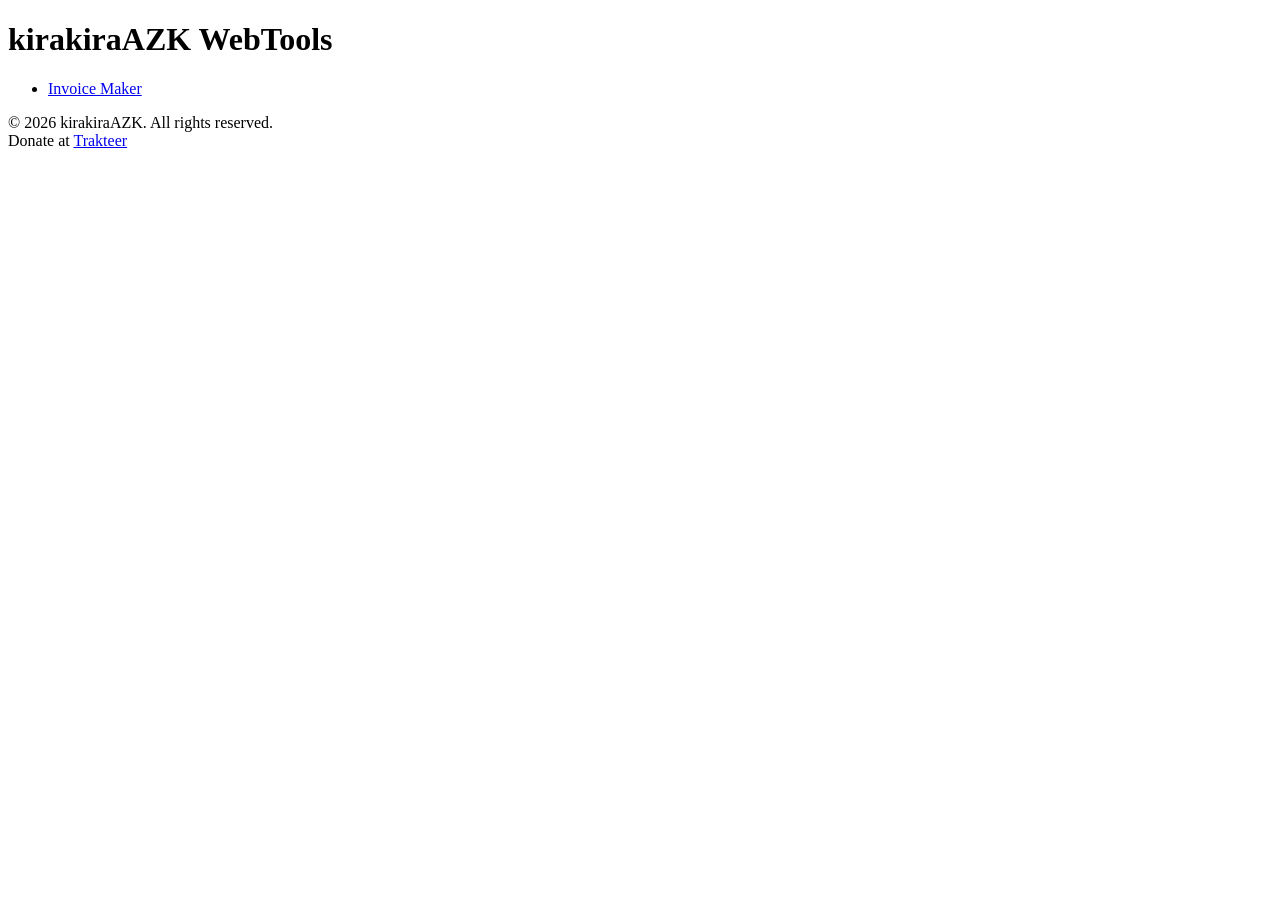
<file: index.html>
<!DOCTYPE html>
<html lang="en">
<head>
    <meta charset="UTF-8">
    <meta name="viewport" content="width=device-width, initial-scale=1.0">
    <title>kirakiraAZK WebTools</title>
</head>
<body>
    <h1>kirakiraAZK WebTools</h1>
    <ul>
        <li><a href="InvoiceMaker/index.html">Invoice Maker</a></li>
    </ul>
</body>
<footer>
    <p>&copy; 2026 kirakiraAZK. All rights reserved. <br>Donate at <a href="https://trakteer.id/kirakiraazk/tip" target="_blank">Trakteer</a> </p>
</footer>
</html>
</file>
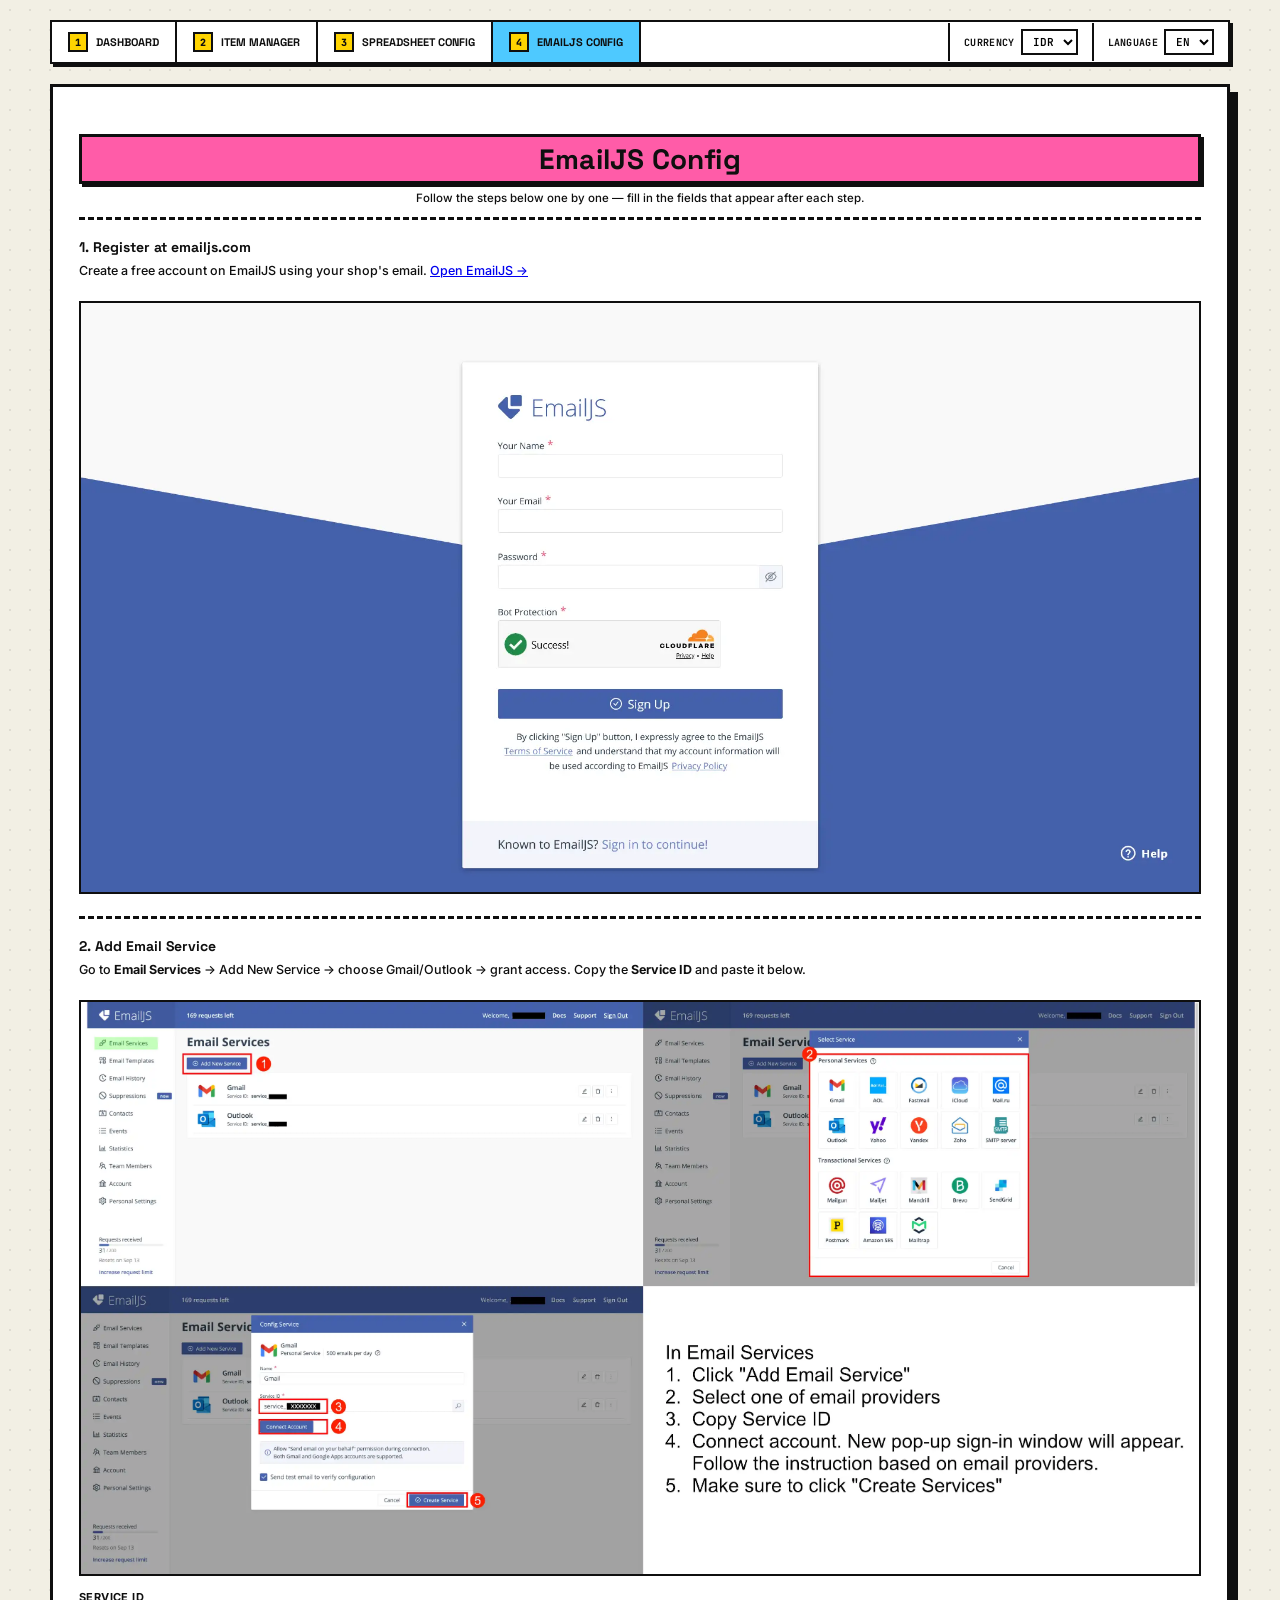
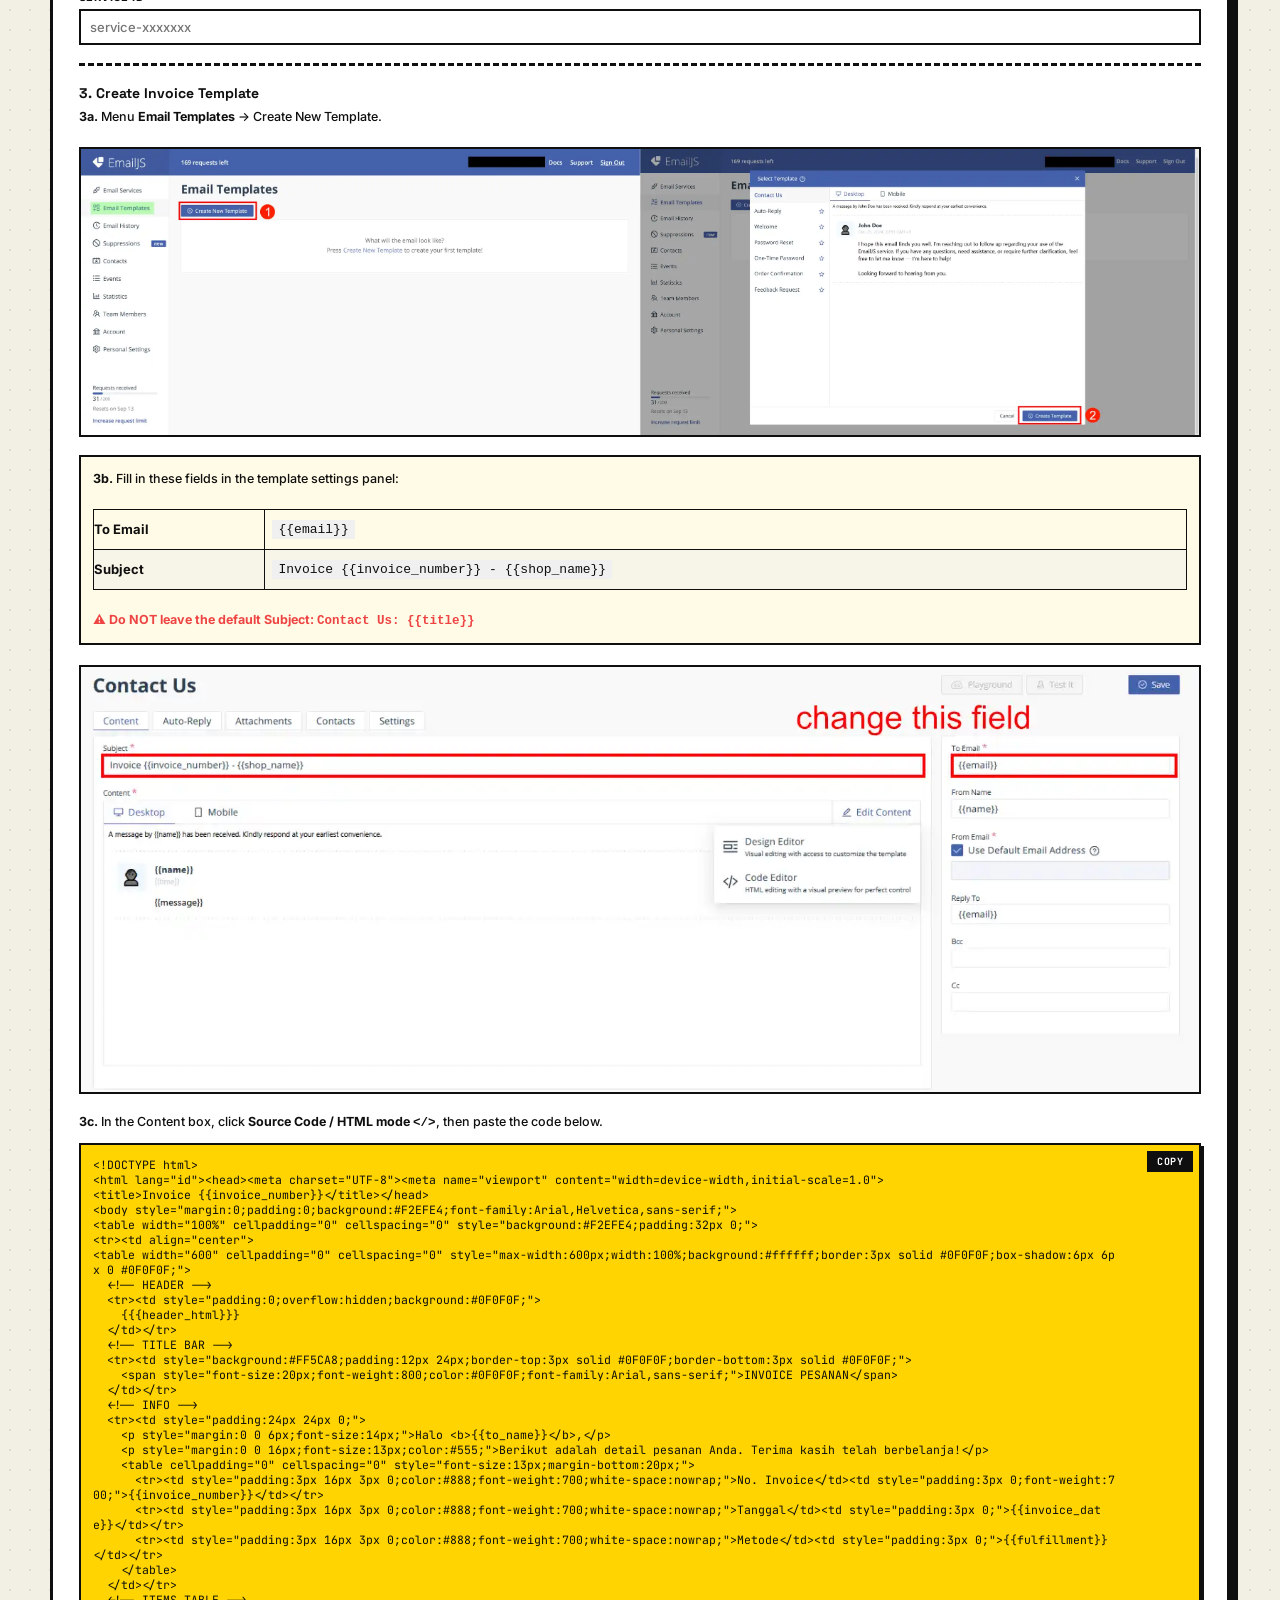
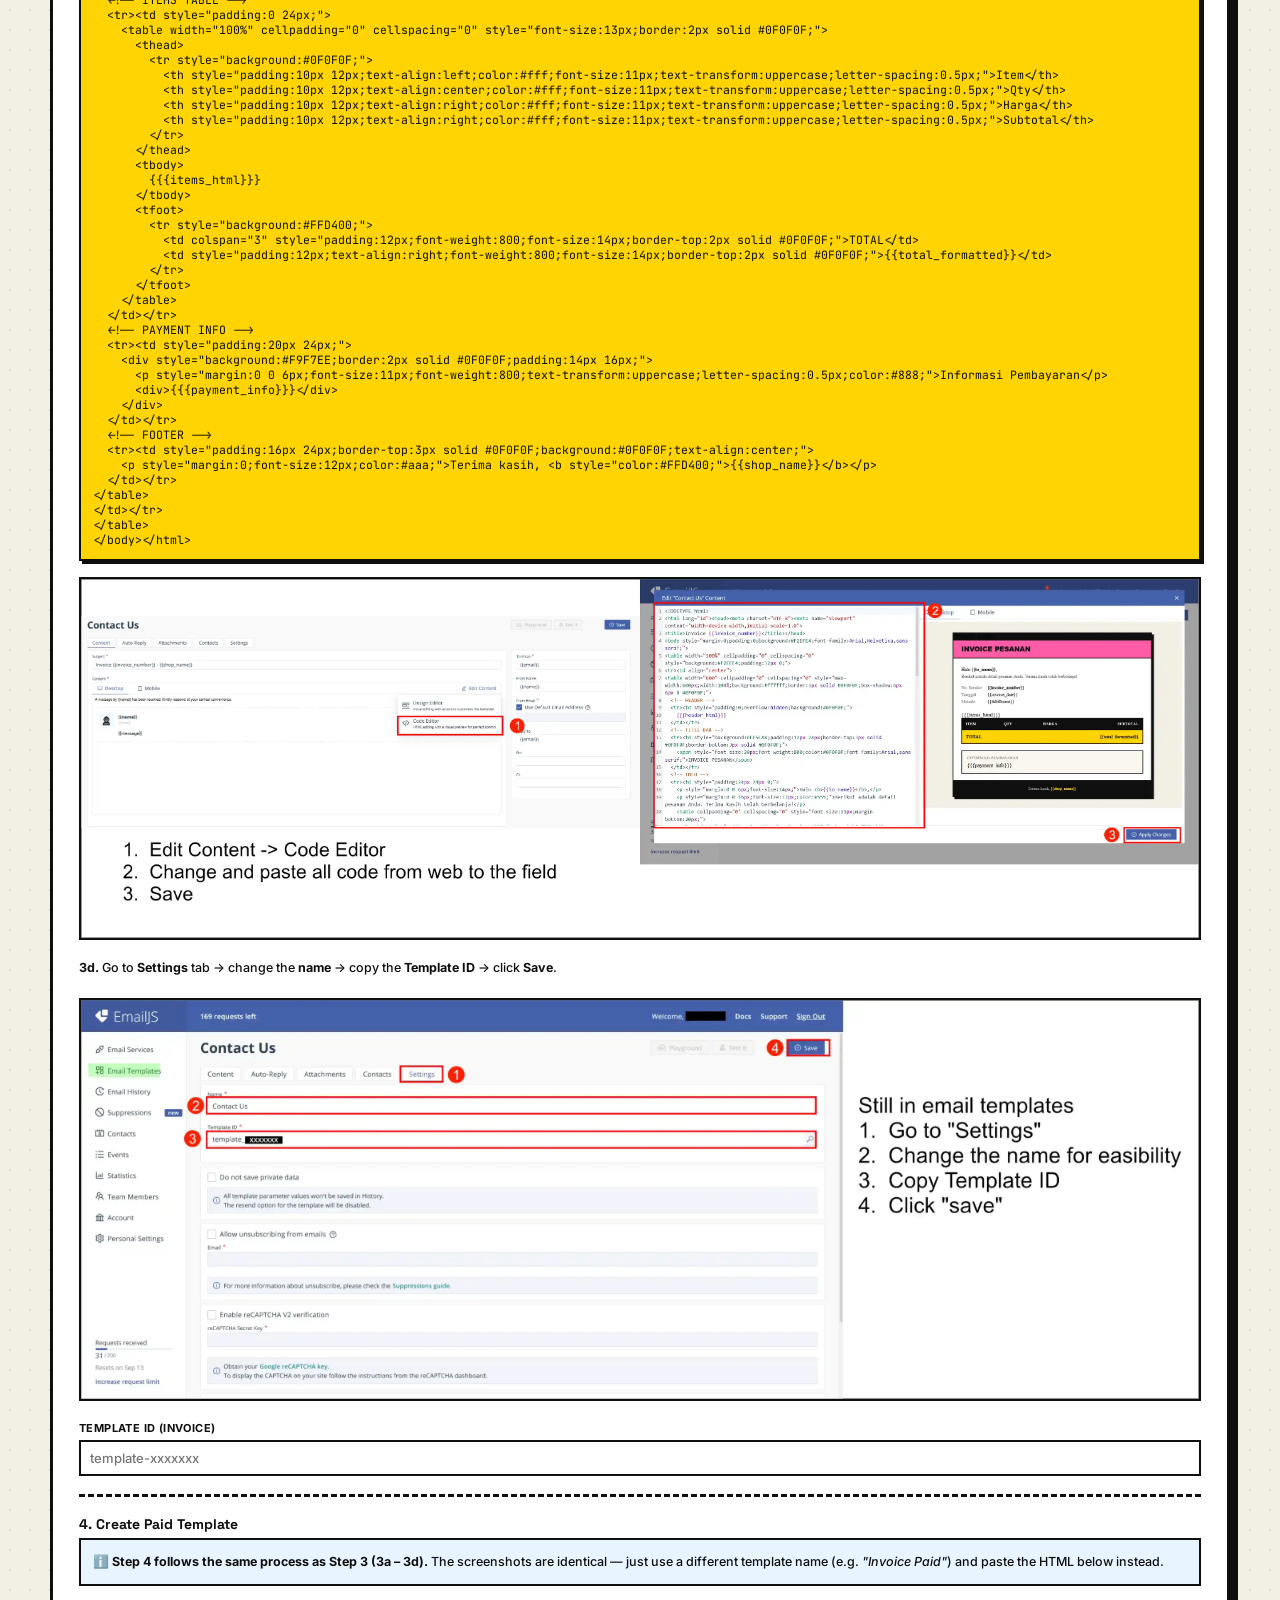
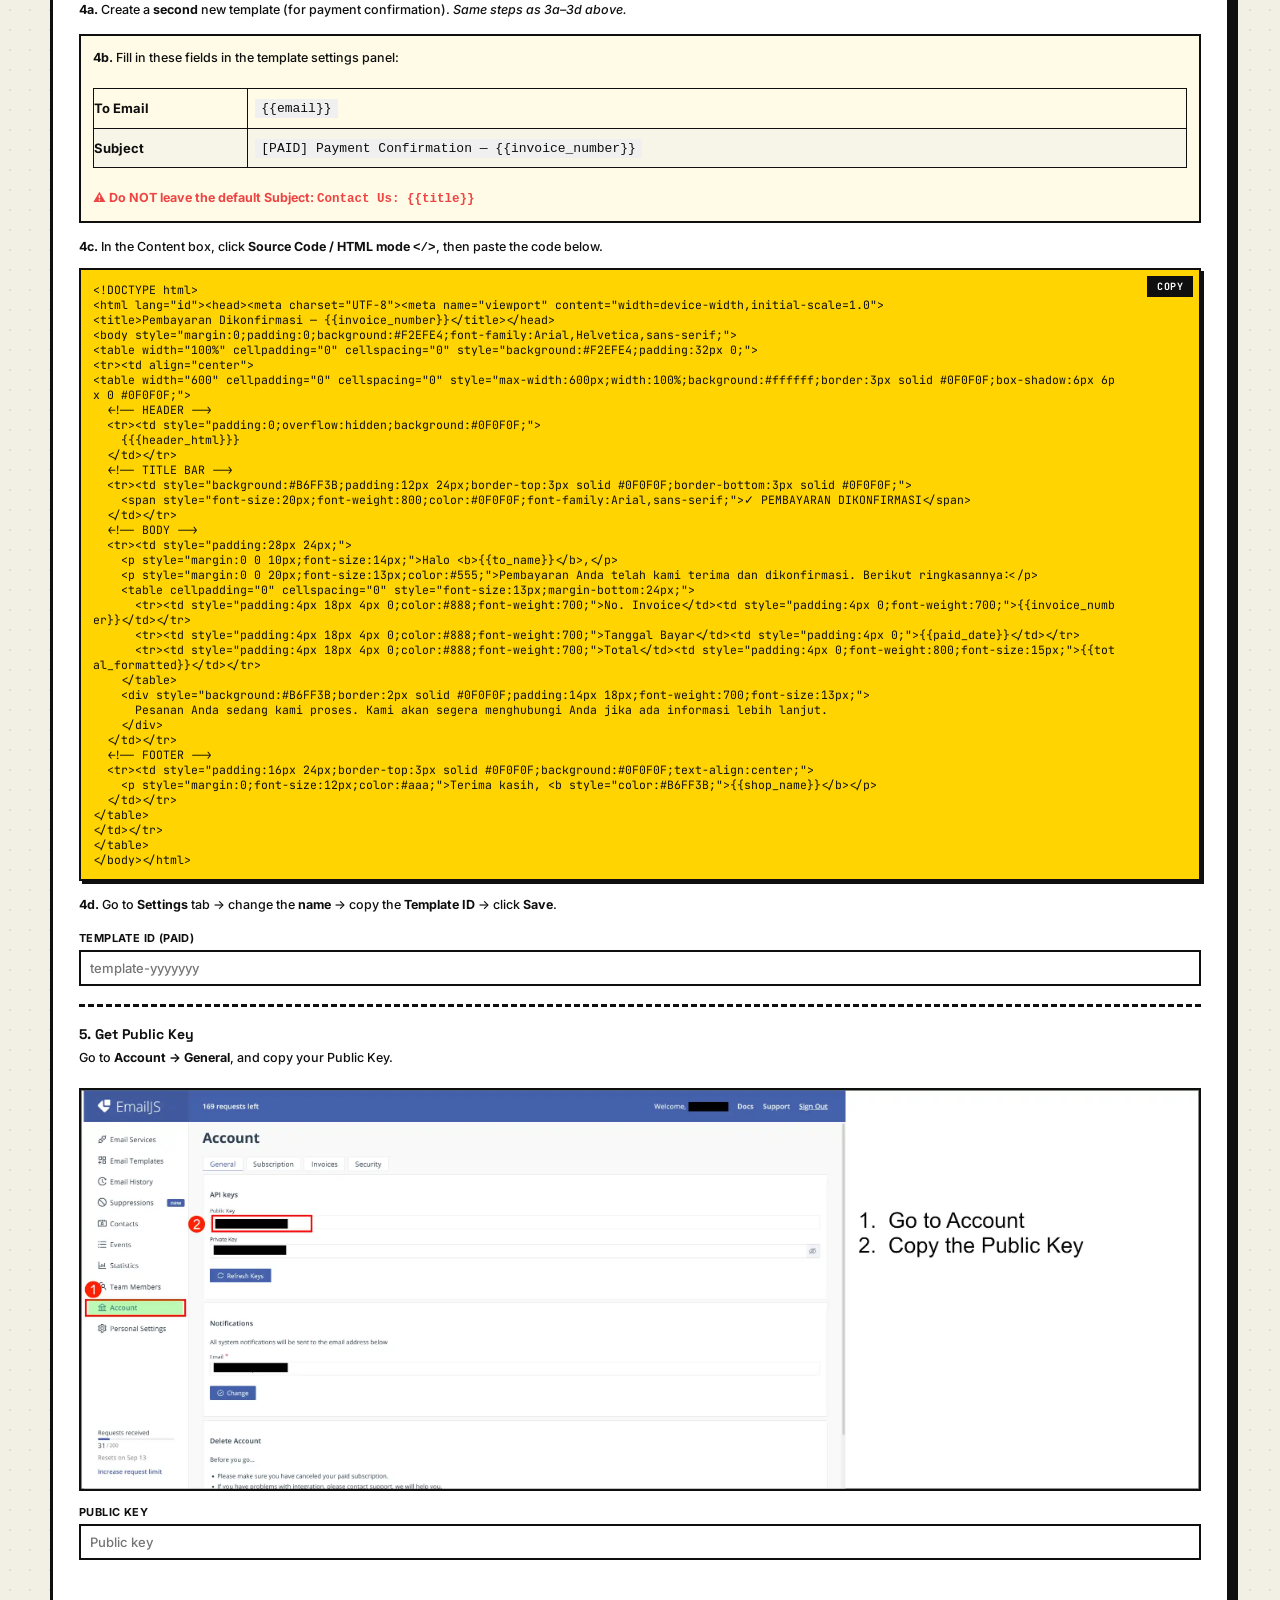
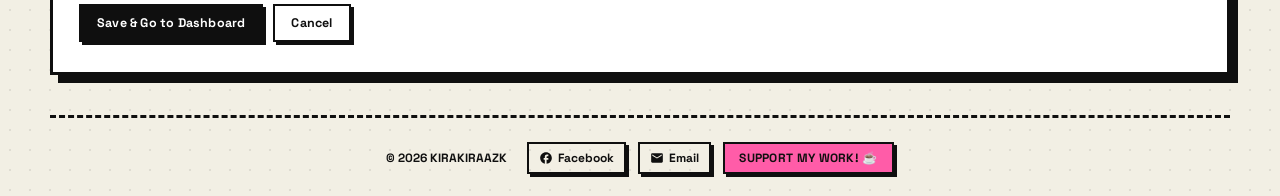
<file: InvoiceMaker/guided-config.html>
<!DOCTYPE html>
<html lang="en">
<head>
<meta charset="UTF-8">
<meta name="viewport" content="width=device-width, initial-scale=1.0">
<title>Invoice Maker - EmailJS Config | KIRAKIRAAZK</title>
<link rel="preconnect" href="https://fonts.googleapis.com">
<link href="https://fonts.googleapis.com/css2?family=Space+Grotesk:wght@500;600;700&family=Inter:wght@400;600;700&family=JetBrains+Mono:wght@400;500;700&display=swap" rel="stylesheet">
<link rel="stylesheet" href="css/style.css">
</head>
<body>
<div class="frame">
  
  <!-- NAVIGATION -->
  <nav class="nav-bar" id="mainNav" data-page="emailjs"></nav>

  <div class="card" id="screen-guided-config">
    <h2 class="title" style="text-align:center;margin-bottom:6px;" data-i18n="emailjs_config_title">EmailJS Config</h2>
    <p class="hint" style="text-align:center;margin-bottom:10px;" data-i18n="emailjs_hint">Follow the steps below one by one — fill in the fields that appear after each step.</p>

    <div class="step">
      <div class="step-title" data-i18n="step1_title">1. Register at emailjs.com</div>
      <div class="step-body"><span data-i18n="step1_body">Create a free account on EmailJS using your shop's email.</span> <a href="https://www.emailjs.com" target="_blank" data-i18n="step1_link">Open EmailJS &rarr;</a></div>
      <img src="img/1.webp" alt="Step 1 - EmailJS registration" style="width:100%;margin-top:10px;border:2px solid var(--ink);">
    </div>

    <div class="step">
      <div class="step-title" data-i18n="step2_title">2. Add Email Service</div>
      <div class="step-body" data-i18n-html="step2_body">Go to <b>Email Services</b> &rarr; Add New Service &rarr; choose Gmail/Outlook &rarr; grant access. Copy the <b>Service ID</b> and paste it below.</div>
      <img src="img/2.webp" alt="Step 2 - Email Service" style="width:100%;margin-top:10px;border:2px solid var(--ink);">
      <label data-i18n="service_id">Service ID</label>
      <input type="text" id="gcService" placeholder="service-xxxxxxx" oninput="markStepDone(this)">
    </div>

    <div class="step">
      <div class="step-title" data-i18n="step3_title">3. Create Invoice Template</div>
      <div class="step-body">
        <b>3a.</b> Menu <b>Email Templates</b> &rarr; Create New Template.
      </div>
      <img src="img/3.webp" alt="Step 3a - Create New Template" style="width:100%;margin-top:10px;border:2px solid var(--ink);">

      <div class="step-body" style="margin-top:14px; padding:12px; background:#fffbe6; border:2px solid var(--ink);">
        <b>3b.</b> <span data-i18n-html="step3_important">Fill in these fields in the template settings panel...</span>
      </div>
      <img src="img/4.webp" alt="Step 3b - To Email and Subject fields" style="width:100%;margin-top:10px;border:2px solid var(--ink);">

      <div class="step-body" style="margin-top:14px;"><b>3c.</b> In the Content box, click <b>Source Code / HTML mode <code>&lt;/&gt;</code></b>, then paste the code below.</div>
      <div class="tmpl-wrap">
        <pre class="tmpl" id="tmplInvoice"></pre>
        <button class="copy-btn" onclick="copyTmpl('tmplInvoice', this)" data-i18n="copy">COPY</button>
      </div>
      <img src="img/5.webp" alt="Step 3c - HTML mode editor" style="width:100%;margin-top:10px;border:2px solid var(--ink);">

      <div class="step-body" style="margin-top:14px;"><b>3d.</b> Go to <b>Settings</b> tab → change the <b>name</b> → copy the <b>Template ID</b> → click <b>Save</b>.</div>
      <img src="img/6.webp" alt="Step 3d - Settings tab, Template ID, Save" style="width:100%;margin-top:10px;border:2px solid var(--ink);">
      <label style="margin-top:16px;" data-i18n="template_id_invoice">Template ID (Invoice)</label>
      <input type="text" id="gcTemplateInvoice" placeholder="template-xxxxxxx" oninput="markStepDone(this)">
    </div>

    <div class="step">
      <div class="step-title" data-i18n="step4_title">4. Create Paid Template</div>
      <div class="step-body" style="padding:12px; background:#e8f4ff; border:2px solid var(--ink); margin-bottom:14px;">
        ℹ️ <b>Step 4 follows the same process as Step 3 (3a – 3d).</b> The screenshots are identical — just use a different template name (e.g. <i>"Invoice Paid"</i>) and paste the HTML below instead.
      </div>

      <div class="step-body">
        <b>4a.</b> Create a <b>second</b> new template (for payment confirmation). <em>Same steps as 3a–3d above.</em>
      </div>

      <div class="step-body" style="margin-top:14px; padding:12px; background:#fffbe6; border:2px solid var(--ink);">
        <b>4b.</b> <span data-i18n-html="step4_important">Fill in these fields in the template settings panel...</span>
      </div>

      <div class="step-body" style="margin-top:14px;"><b>4c.</b> In the Content box, click <b>Source Code / HTML mode <code>&lt;/&gt;</code></b>, then paste the code below.</div>
      <div class="tmpl-wrap">
        <pre class="tmpl" id="tmplPaid"></pre>
        <button class="copy-btn" onclick="copyTmpl('tmplPaid', this)" data-i18n="copy">COPY</button>
      </div>

      <div class="step-body" style="margin-top:14px;"><b>4d.</b> Go to <b>Settings</b> tab → change the <b>name</b> → copy the <b>Template ID</b> → click <b>Save</b>.</div>
      <label style="margin-top:16px;" data-i18n="template_id_paid">Template ID (Paid)</label>
      <input type="text" id="gcTemplatePaid" placeholder="template-yyyyyyy" oninput="markStepDone(this)">
    </div>

    <div class="step">
      <div class="step-title" data-i18n="step5_title">5. Get Public Key</div>
      <div class="step-body" data-i18n-html="step5_body">Go to <b>Account &rarr; General</b>, and copy your Public Key.</div>
      <img src="img/7.webp" alt="Step 5 - Public Key" style="width:100%;margin-top:10px;border:2px solid var(--ink);">
      <label data-i18n="public_key">Public Key</label>
      <input type="text" id="gcPublicKey" placeholder="Public key" oninput="markStepDone(this)">
    </div>

    <div class="back-row" style="display:flex;gap:10px;">
      <button class="btn dark" onclick="saveGuidedConfig()" data-i18n="save_go_dashboard">Save & Go to Dashboard</button>
      <a href="index.html"><button class="btn ghost" data-i18n="cancel">Cancel</button></a>
    </div>
  </div>

  <footer class="site-footer">
    <div class="footer-content">
      <span>&copy; 2026 KIRAKIRAAZK</span>
      <div style="display:flex;gap:12px;flex-wrap:wrap;justify-content:center;">
        <a href="https://www.facebook.com/kirakira.azuka" target="_blank" class="social-btn">
          <svg width="14" height="14" viewBox="0 0 24 24" fill="currentColor"><path d="M22 12c0-5.52-4.48-10-10-10S2 6.48 2 12c0 4.84 3.44 8.87 8 9.8V15H8v-3h2V9.5C10 7.57 11.57 6 13.5 6H16v3h-2c-.55 0-1 .45-1 1v2h3v3h-3v6.95c5.05-.5 9-4.76 9-9.95z"/></svg>
          Facebook
        </a>
        <a href="mailto:kirakiraazk@proton.me" class="social-btn">
          <svg width="14" height="14" viewBox="0 0 24 24" fill="currentColor"><path d="M20 4H4c-1.1 0-2 .9-2 2v12c0 1.1.9 2 2 2h16c1.1 0 2-.9 2-2V6c0-1.1-.9-2-2-2zm0 4l-8 5-8-5V6l8 5 8-5v2z"/></svg>
          Email
        </a>
        <a href="https://trakteer.id/kirakiraazk/tip" target="_blank" class="donate-btn" data-i18n="support_me">Support my work! ☕</a>
      </div>
    </div>
  </footer>
</div>

<script src="js/i18n.js"></script>
<script src="js/app.js"></script>
<script src="js/email-templates.js"></script>
<script src="js/guided-config.js"></script>
</body>
</html>
</file>
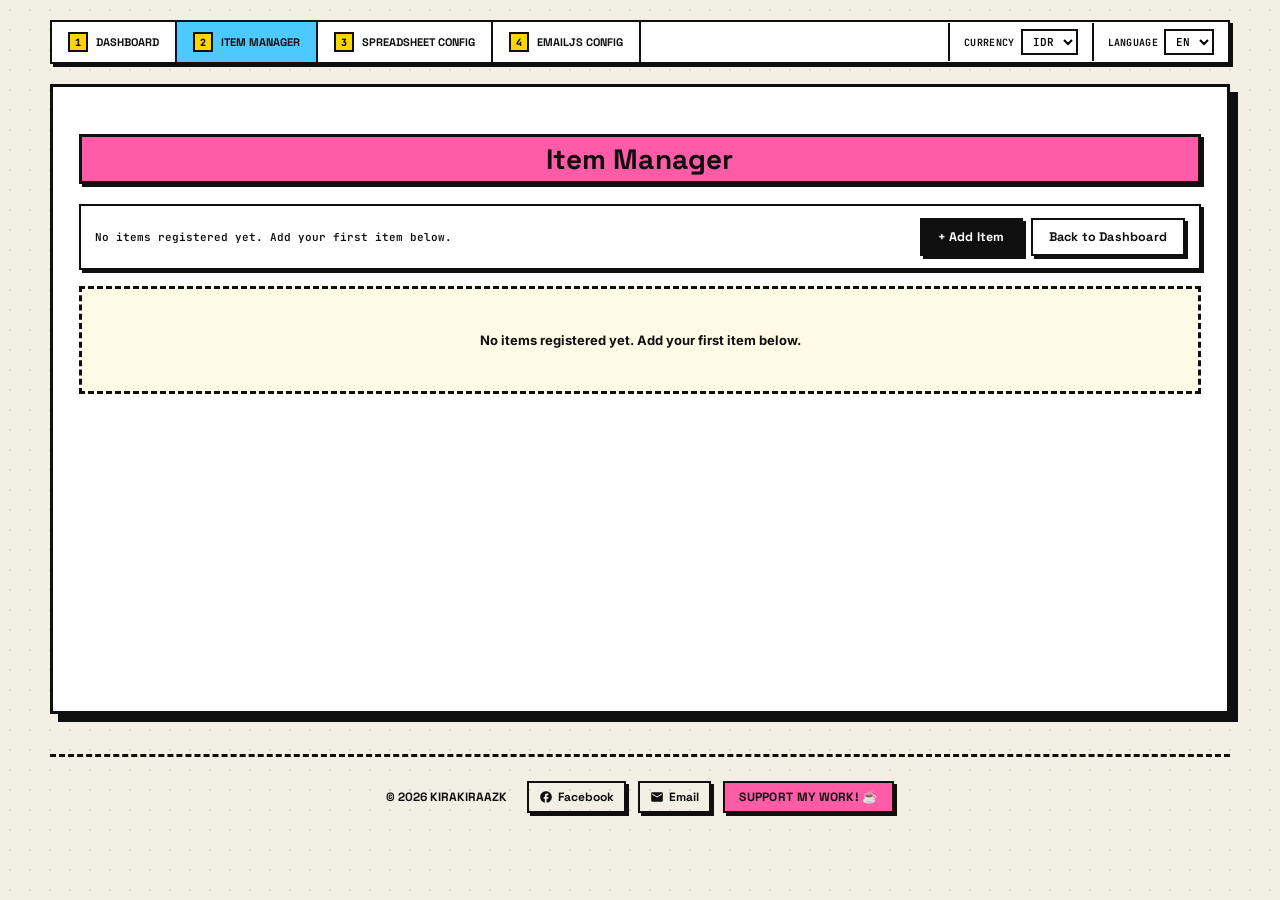
<file: InvoiceMaker/items.html>
<!DOCTYPE html>
<html lang="en">
<head>
<meta charset="UTF-8">
<meta name="viewport" content="width=device-width, initial-scale=1.0">
<title>Invoice Maker - Item Manager | KIRAKIRAAZK</title>
<link rel="preconnect" href="https://fonts.googleapis.com">
<link href="https://fonts.googleapis.com/css2?family=Space+Grotesk:wght@500;600;700&family=Inter:wght@400;600;700&family=JetBrains+Mono:wght@400;500;700&display=swap" rel="stylesheet">
<link rel="stylesheet" href="css/style.css">
</head>
<body>
<div class="frame">
  
  <!-- NAVIGATION -->
  <nav class="nav-bar" id="mainNav" data-page="items"></nav>

  <div class="card" id="screen-item-manager">
    <h2 class="title" style="text-align:center;margin-bottom:20px;" data-i18n="item_manager_title">ITEM MANAGER</h2>

    <!-- Sticky toolbar: Add Item + count -->
    <div class="item-toolbar">
      <span class="item-count" id="itemManagerSummary"></span>
      <div style="display:flex;gap:8px;">
        <button class="btn dark" onclick="addItem()" data-i18n="add_item">+ Add Item</button>
        <a href="index.html"><button class="btn ghost" data-i18n="back_to_dashboard">Back to Dashboard</button></a>
      </div>
    </div>

    <div id="itemsContainer"></div>
  </div>

  <footer class="site-footer">
    <div class="footer-content">
      <span>&copy; 2026 KIRAKIRAAZK</span>
      <div style="display:flex;gap:12px;flex-wrap:wrap;justify-content:center;">
        <a href="https://www.facebook.com/kirakira.azuka" target="_blank" class="social-btn">
          <svg width="14" height="14" viewBox="0 0 24 24" fill="currentColor"><path d="M22 12c0-5.52-4.48-10-10-10S2 6.48 2 12c0 4.84 3.44 8.87 8 9.8V15H8v-3h2V9.5C10 7.57 11.57 6 13.5 6H16v3h-2c-.55 0-1 .45-1 1v2h3v3h-3v6.95c5.05-.5 9-4.76 9-9.95z"/></svg>
          Facebook
        </a>
        <a href="mailto:kirakiraazk@proton.me" class="social-btn">
          <svg width="14" height="14" viewBox="0 0 24 24" fill="currentColor"><path d="M20 4H4c-1.1 0-2 .9-2 2v12c0 1.1.9 2 2 2h16c1.1 0 2-.9 2-2V6c0-1.1-.9-2-2-2zm0 4l-8 5-8-5V6l8 5 8-5v2z"/></svg>
          Email
        </a>
        <a href="https://trakteer.id/kirakiraazk/tip" target="_blank" class="donate-btn" data-i18n="support_me">Support my work! ☕</a>
      </div>
    </div>
  </footer>
</div>

<script src="js/i18n.js"></script>
<script src="js/app.js"></script>
<script src="js/items.js"></script>
</body>
</html>
</file>
<file: InvoiceMaker/css/style.css>
:root{
  --frame:#F2EFE4;
  --card:#FFFFFF;
  --panel:#FFFFFF;
  --ink:#0F0F0F;
  --ink-soft:#0F0F0F;
  --line:#0F0F0F;
  --yellow:#FFD400;
  --pink:#FF5CA8;
  --cyan:#4EC9FF;
  --lime:#B6FF3B;
  --ok:#1FA463; --ok-soft:#B6FF3B;
  --warn:#FF3B3B; --warn-soft:#FFB4B4;
  --wait:#0F0F0F; --wait-soft:#FFD400;
  --review:#FF8A00; --review-soft:#FFD9AD;
  --shadow: 5px 5px 0 var(--ink);
  --shadow-sm: 3px 3px 0 var(--ink);
}
*{box-sizing:border-box;}
body{
  margin:0;
  background:var(--frame);
  font-family:'Inter',sans-serif;
  color:var(--ink);
  background-image: radial-gradient(#00000014 1.4px, transparent 1.4px);
  background-size: 20px 20px;
}
.frame{max-width:1220px;margin:0 auto;padding:20px;}
.screen-label{
  display:inline-block;color:var(--ink);font-size:11px;letter-spacing:2px;text-transform:uppercase;
  padding:4px 10px;font-family:'JetBrains Mono',monospace;font-weight:700;
  background:var(--yellow);border:3px solid var(--ink);box-shadow:var(--shadow-sm);margin-bottom:14px;
}
.card{background:var(--card);border:3px solid var(--ink);box-shadow:8px 8px 0 var(--ink);border-radius:0;padding:24px 26px 30px;min-height:70vh;}
.topbar{display:flex;justify-content:space-between;align-items:center;border-bottom:3px solid var(--ink);padding-bottom:16px;margin-bottom:24px;flex-wrap:wrap;gap:10px;}
.brand{display:flex;align-items:center;gap:8px;}
.brand .kira{font-size:11px;font-weight:700;letter-spacing:1px;background:var(--ink);color:#fff;padding:3px 6px;font-family:'JetBrains Mono',monospace;}
.brand .webtools{font-family:'Space Grotesk',sans-serif;font-size:20px;font-weight:700;letter-spacing:0.2px;}
.title{font-family:'Space Grotesk',sans-serif;font-size:28px;font-weight:700;letter-spacing:0.2px;background:var(--pink);border:3px solid var(--ink);padding:4px 14px;box-shadow:var(--shadow-sm);}
.datetime{font-family:'JetBrains Mono',monospace;font-size:11px;text-align:right;color:var(--ink);line-height:1.6;font-weight:600;}
h2.section{font-family:'Space Grotesk',sans-serif;font-size:16px;font-weight:700;margin:0 0 12px 0;text-transform:none;display:inline-block;border-bottom:4px solid var(--cyan);padding-bottom:3px;}
.grid3{display:grid;grid-template-columns:1.1fr 0.8fr 1fr;gap:26px;margin-bottom:26px;}
@media(max-width:900px){.grid3{grid-template-columns:1fr;}}
label{display:block;font-size:11px;font-weight:700;color:var(--ink);text-transform:uppercase;letter-spacing:0.4px;margin-bottom:5px;margin-top:10px;}
input[type=text],input[type=number],input[type=email],select,textarea{
  width:100%;padding:8px 9px;border:2.5px solid var(--ink);border-radius:0;font-size:13px;font-family:'Inter',sans-serif;background:#fff;font-weight:500;
}
input[type=text]:focus,input[type=number]:focus,input[type=email]:focus,select:focus,textarea:focus{outline:3px solid var(--cyan);outline-offset:1px;}
input[type=file]{font-size:12px;font-weight:600;}
textarea{resize:vertical;}
.btn{
  font-family:'Space Grotesk',sans-serif;font-weight:700;font-size:12.5px;letter-spacing:0.2px;
  background:var(--yellow);color:var(--ink);border:2.5px solid var(--ink);padding:9px 16px;border-radius:0;cursor:pointer;
  box-shadow:var(--shadow-sm);transition:transform 0.08s, box-shadow 0.08s;
}
.btn:hover:not(:disabled){transform:translate(-2px,-2px);box-shadow:5px 5px 0 var(--ink);}
.btn:active:not(:disabled){transform:translate(1px,1px);box-shadow:1px 1px 0 var(--ink);}
.btn.dark{background:var(--ink);color:#fff;}
.btn.ghost{background:#fff;color:var(--ink);}
.btn.small{padding:5px 10px;font-size:11px;}
.btn:disabled{opacity:0.35;cursor:not-allowed;box-shadow:none;}
.badge{font-size:9.5px;font-weight:700;letter-spacing:0.4px;background:var(--cyan);border:2px solid var(--ink);padding:3px 7px;border-radius:0;margin-left:6px;text-transform:uppercase;cursor:pointer;box-shadow:2px 2px 0 var(--ink);}
table{width:100%;border-collapse:collapse;font-size:12.5px;}
th{text-align:left;font-family:'JetBrains Mono',monospace;font-size:10.5px;text-transform:uppercase;letter-spacing:0.4px;color:#fff;background:var(--ink);border:2px solid var(--ink);padding:8px 7px;white-space:nowrap;}
td{padding:8px 7px;border:1.5px solid var(--ink);vertical-align:middle;}
tbody tr:nth-child(even){background:#F7F4E8;}
.num{font-family:'JetBrains Mono',monospace;text-align:right;white-space:nowrap;font-weight:600;}
.icon-btn{background:var(--lime);border:2px solid var(--ink);cursor:pointer;font-size:14px;padding:3px 8px;box-shadow:2px 2px 0 var(--ink);}
.icon-btn:hover{transform:translate(-1px,-1px);box-shadow:3px 3px 0 var(--ink);}
.icon-btn:disabled{opacity:0.3;box-shadow:none;cursor:not-allowed;}
.status-pill{font-family:'JetBrains Mono',monospace;font-size:10px;font-weight:700;text-transform:uppercase;letter-spacing:0.5px;padding:4px 10px;border:2px solid var(--ink);border-radius:0;display:inline-block;box-shadow:2px 2px 0 var(--ink);}
.status-pill.ok{background:var(--ok-soft);color:var(--ink);}
.status-pill.warn{background:var(--warn-soft);color:var(--ink);}
.status-pill.wait{background:var(--wait-soft);color:var(--ink);}
.status-pill.review{background:var(--review-soft);color:var(--ink);}
.table-wrap{overflow-x:auto;margin-top:18px;border:3px solid var(--ink);box-shadow:var(--shadow);}
.send-all-row{display:none;justify-content:flex-end;margin-top:22px;}
.send-all-row.visible{display:flex;}
.btn.sentall{background:var(--lime);color:var(--ink);border:3px solid var(--ink);font-size:17px;font-weight:700;padding:16px 26px;box-shadow:6px 6px 0 var(--ink);}
.btn.sentall:hover:not(:disabled){transform:translate(-2px,-2px);box-shadow:8px 8px 0 var(--ink);}
.hint{font-size:11.5px;color:var(--ink);line-height:1.5;margin:4px 0 8px;font-weight:500;}
.back-row{margin-top:26px;}
.item-block{border:2.5px solid var(--ink);border-radius:0;padding:12px 14px;margin-bottom:12px;box-shadow:var(--shadow-sm);background:#fff;}
.item-head{display:flex;gap:8px;align-items:center;}
.item-head input{flex:2;}
.item-head input.price{flex:1;}
.variation-row{display:flex;gap:8px;align-items:center;margin:8px 0 0 18px;padding-left:12px;border-left:4px solid var(--cyan);}
.variation-row input{flex:1;}
.variation-row input.price{flex:0.7;}
.step{border-top:3px dashed var(--ink);padding:18px 0;}
.step:first-child{border-top:none;}
.step-title{font-family:'Space Grotesk',sans-serif;font-weight:700;font-size:14px;margin-bottom:5px;}
.step-body{font-size:12.5px;color:var(--ink);line-height:1.6;margin-bottom:10px;font-weight:500;}
.tmpl-wrap{position:relative;margin-bottom:6px;}

/* FIXED: Added word-wrap / break-all to prevent overflow */
pre.tmpl{
  background:var(--yellow);
  border:2.5px solid var(--ink);
  padding:12px;
  padding-right:80px;
  font-family:'JetBrains Mono',monospace;
  font-size:11.5px;
  white-space:pre-wrap;
  word-wrap:break-word;
  overflow-wrap:break-word;
  word-break:break-all;
  border-radius:0;
  box-shadow:var(--shadow-sm);
  margin:0;
}
.copy-btn{position:absolute;top:8px;right:8px;background:var(--ink);color:#fff;border:none;font-family:'JetBrains Mono',monospace;font-size:10px;font-weight:700;padding:4px 10px;cursor:pointer;letter-spacing:0.5px;transition:opacity 0.15s;}
.copy-btn:hover{opacity:0.75;}
.step-img{width:100%;max-width:560px;border:2.5px solid var(--ink);box-shadow:var(--shadow-sm);margin:10px 0;display:block;background:#f5f5f5;min-height:100px;object-fit:contain;}
.step-img-placeholder{width:100%;max-width:560px;border:2.5px dashed var(--ink);box-shadow:var(--shadow-sm);margin:10px 0;display:flex;align-items:center;justify-content:center;min-height:100px;background:#f9f7ee;color:var(--ink);font-family:'JetBrains Mono',monospace;font-size:11px;font-weight:700;text-align:center;padding:18px;gap:8px;}
.modal-overlay{display:none;position:fixed;inset:0;background:rgba(15,15,15,0.55);z-index:40;align-items:center;justify-content:center;}
.modal-overlay.active{display:flex;}
.modal-box{background:#fff;max-width:540px;width:90%;padding:24px;border:3px solid var(--ink);box-shadow:8px 8px 0 var(--ink);max-height:85vh;overflow-y:auto;}
.toast{position:fixed;bottom:16px;left:50%;transform:translateX(-50%);background:var(--ink);color:#fff;padding:11px 20px;border:2.5px solid var(--ink);box-shadow:4px 4px 0 var(--pink);font-size:13px;font-weight:600;display:none;z-index:60;}
.field-ok{border-color:var(--ok) !important;background:var(--ok-soft) !important;}
.row{display:flex;gap:12px;flex-wrap:wrap;}
.row>div{flex:1;min-width:140px;}
.header-img-preview{width:100%;max-height:80px;object-fit:contain;object-position:left center;border:2px solid var(--ink);margin-top:8px;display:none;background:#f5f5f5;}
.shipping-fee-row{background:#fffbe6;border:2px solid var(--ink);padding:6px 10px;margin-top:4px;display:flex;align-items:center;gap:6px;}
.shipping-fee-row input{width:100px;padding:4px 6px;font-size:12px;border:1.5px solid var(--ink);}

/* ============================================================
   QRIS LIST (DASHBOARD)
   ============================================================ */
.qris-item {
  display: flex;
  flex-direction: column;
  gap: 6px;
  background: var(--paper);
  padding: 12px;
  border: 2px solid var(--ink);
  margin-bottom: 10px;
}
.qris-item-top {
  display: flex;
  gap: 8px;
  align-items: flex-start;
}
.qris-item-top input {
  flex: 1;
}
.qris-remove-btn {
  background: var(--warn);
  color: #fff;
  border: 2px solid var(--ink);
  font-weight: 900;
  cursor: pointer;
  padding: 6px 10px;
  font-family: 'Space Grotesk', sans-serif;
  box-shadow: 2px 2px 0 var(--ink);
  transition: transform 0.1s, box-shadow 0.1s;
}
.qris-remove-btn:hover {
  transform: translate(-1px,-1px);
  box-shadow: 3px 3px 0 var(--ink);
}
.qris-item-img {
  width: 100px;
  height: 100px;
  object-fit: contain;
  border: 2px solid var(--ink);
  background: #fff;
  margin-top: 4px;
  display: none;
}

/* ============================================================
   FOOTER
   ============================================================ */
.site-footer {
  margin-top: 40px;
  padding: 24px 0 10px;
  border-top: 3px dashed var(--ink);
  text-align: center;
  font-family: 'Space Grotesk', sans-serif;
  font-size: 12px;
  font-weight: 700;
  color: var(--ink);
}
.site-footer .footer-content {
  display: flex;
  align-items: center;
  justify-content: center;
  gap: 20px;
  flex-wrap: wrap;
}
.donate-btn {
  background: var(--pink);
  color: var(--ink);
  text-decoration: none;
  padding: 6px 14px;
  border: 2px solid var(--ink);
  box-shadow: 3px 3px 0 var(--ink);
  transition: transform 0.08s, box-shadow 0.08s;
  letter-spacing: 0.3px;
  text-transform: uppercase;
}
.donate-btn:hover {
  transform: translate(-2px, -2px);
  box-shadow: 5px 5px 0 var(--ink);
}
.donate-btn:active {
  transform: translate(2px, 2px);
  box-shadow: 1px 1px 0 var(--ink);
}
.social-btn {
  background: var(--paper);
  color: var(--ink);
  text-decoration: none;
  padding: 6px 10px;
  border: 2px solid var(--ink);
  box-shadow: 3px 3px 0 var(--ink);
  transition: transform 0.08s, box-shadow 0.08s;
  display: inline-flex;
  align-items: center;
  gap: 5px;
}
.social-btn:hover {
  transform: translate(-1px, -1px);
  box-shadow: 4px 4px 0 var(--ink);
}
.social-btn:active {
  transform: translate(2px, 2px);
  box-shadow: 1px 1px 0 var(--ink);
}

/* ============================================================
   NAVIGATION BAR (shared across all pages)
   ============================================================ */
.nav-bar{
  margin-bottom:20px;
  display:flex;
  gap:0;
  flex-wrap:wrap;
  align-items:stretch;
  border:2.5px solid var(--ink);
  box-shadow:var(--shadow-sm);
  background:var(--card);
}
.nav-link{
  text-decoration:none;
  font-size:11px;
  font-weight:700;
  font-family:'Space Grotesk',sans-serif;
  padding:10px 16px;
  background:var(--card);
  color:var(--ink);
  text-transform:uppercase;
  border-right:2px solid var(--ink);
  display:flex;
  align-items:center;
  gap:8px;
  transition:background 0.12s, transform 0.08s;
  position:relative;
}
.nav-link:last-child{border-right:none;}
.nav-link:hover{background:#F7F4E8;}
.nav-link.active{background:var(--cyan);}

.nav-step{
  display:inline-flex;
  align-items:center;
  justify-content:center;
  width:20px;height:20px;
  font-size:10px;
  font-weight:800;
  font-family:'JetBrains Mono',monospace;
  border:2px solid var(--ink);
  background:var(--yellow);
  flex-shrink:0;
}
.nav-step.done{background:var(--lime);}
.nav-step.done::after{content:'✓';font-size:11px;}

.nav-right{
  margin-left:auto;
  display:flex;
  align-items:center;
  gap:0;
  border-right:none;
}
.nav-right .nav-control{
  display:flex;
  align-items:center;
  gap:6px;
  padding:6px 14px;
  border-left:2px solid var(--ink);
  font-size:10px;
  font-weight:700;
  font-family:'JetBrains Mono',monospace;
  text-transform:uppercase;
  letter-spacing:0.3px;
  white-space:nowrap;
}
.nav-right select{
  width:auto;
  padding:3px 6px;
  font-size:11px;
  font-family:'JetBrains Mono',monospace;
  font-weight:600;
  border:2px solid var(--ink);
  background:#fff;
  cursor:pointer;
}

@media(max-width:768px){
  .nav-bar{flex-direction:column;}
  .nav-link{border-right:none;border-bottom:2px solid var(--ink);}
  .nav-link:last-child{border-bottom:none;}
  .nav-right{margin-left:0;flex-direction:row;flex-wrap:wrap;border-bottom:none;}
  .nav-right .nav-control{border-left:none;border-top:2px solid var(--ink);}
}

/* ============================================================
   STATUS BAR
   ============================================================ */
.status-bar{
  display:flex;
  gap:0;
  margin-bottom:20px;
  border:2.5px solid var(--ink);
  box-shadow:var(--shadow-sm);
  background:var(--card);
}
.status-indicator{
  flex:1;
  display:flex;
  align-items:center;
  gap:8px;
  padding:10px 16px;
  font-size:11px;
  font-weight:700;
  font-family:'Space Grotesk',sans-serif;
  text-transform:uppercase;
  letter-spacing:0.3px;
  border-right:2px solid var(--ink);
  text-decoration:none;
  color:var(--ink);
  transition:background 0.12s;
}
.status-indicator:last-child{border-right:none;}
.status-indicator:hover{background:#F7F4E8;}
.status-dot{
  width:10px;height:10px;
  border:2px solid var(--ink);
  flex-shrink:0;
}
.status-dot.green{background:var(--lime);}
.status-dot.red{background:var(--warn-soft);}
.status-label{flex:1;}
.status-value{
  font-family:'JetBrains Mono',monospace;
  font-size:10px;
  font-weight:600;
  padding:2px 6px;
  border:1.5px solid var(--ink);
  background:var(--ok-soft);
}
.status-value.not-set{background:var(--warn-soft);}

@media(max-width:600px){
  .status-bar{flex-direction:column;}
  .status-indicator{border-right:none;border-bottom:2px solid var(--ink);}
  .status-indicator:last-child{border-bottom:none;}
}

/* ============================================================
   DASHBOARD LAYOUT — 2 column
   ============================================================ */
.dash-grid{
  display:grid;
  grid-template-columns:1.2fr 0.8fr;
  gap:26px;
  margin-bottom:26px;
}
@media(max-width:900px){.dash-grid{grid-template-columns:1fr;}}

/* ============================================================
   SECTION HEADER (for Orders, etc.)
   ============================================================ */
.section-header{
  display:flex;
  align-items:center;
  gap:10px;
  margin-top:8px;
  margin-bottom:2px;
  padding-bottom:8px;
  border-bottom:3px solid var(--ink);
}
.section-header h2{margin:0;border-bottom:none;padding-bottom:0;}
.section-count{
  font-family:'JetBrains Mono',monospace;
  font-size:10px;
  font-weight:700;
  padding:3px 8px;
  background:var(--yellow);
  border:2px solid var(--ink);
}

/* ============================================================
   UPLOAD ZONE
   ============================================================ */
.upload-zone{
  border:3px dashed var(--ink);
  padding:20px;
  text-align:center;
  background:#fffbe6;
  cursor:pointer;
  transition:background 0.12s, box-shadow 0.12s;
  position:relative;
}
.upload-zone:hover{background:#fff6c7;box-shadow:var(--shadow-sm);}
.upload-zone input[type=file]{
  position:absolute;inset:0;
  opacity:0;cursor:pointer;
  width:100%;height:100%;
}
.upload-zone-icon{font-size:28px;margin-bottom:4px;}
.upload-zone-text{font-size:12px;font-weight:700;font-family:'Space Grotesk',sans-serif;text-transform:uppercase;letter-spacing:0.3px;}
.upload-zone-hint{font-size:11px;font-weight:500;color:var(--ink);margin-top:4px;}

/* ============================================================
   ITEM MANAGER — sticky add button
   ============================================================ */
.item-toolbar{
  display:flex;
  gap:10px;
  align-items:center;
  justify-content:space-between;
  margin-bottom:16px;
  padding:12px 14px;
  background:var(--card);
  border:2.5px solid var(--ink);
  box-shadow:var(--shadow-sm);
  position:sticky;
  top:0;
  z-index:10;
}
.item-toolbar .item-count{
  font-family:'JetBrains Mono',monospace;
  font-size:11px;
  font-weight:600;
}

/* ============================================================
   DATA PREVIEW TABLE (sheet config)
   ============================================================ */
.data-preview-wrap{
  margin:14px 0 20px;
  border:2.5px solid var(--ink);
  box-shadow:var(--shadow-sm);
  overflow-x:auto;
}
.data-preview-wrap table{font-size:11px;}
.data-preview-wrap th{font-size:9.5px;padding:6px 8px;background:var(--cyan);color:var(--ink);}
.data-preview-wrap td{padding:5px 8px;font-size:11px;max-width:120px;overflow:hidden;text-overflow:ellipsis;white-space:nowrap;}
</file>
